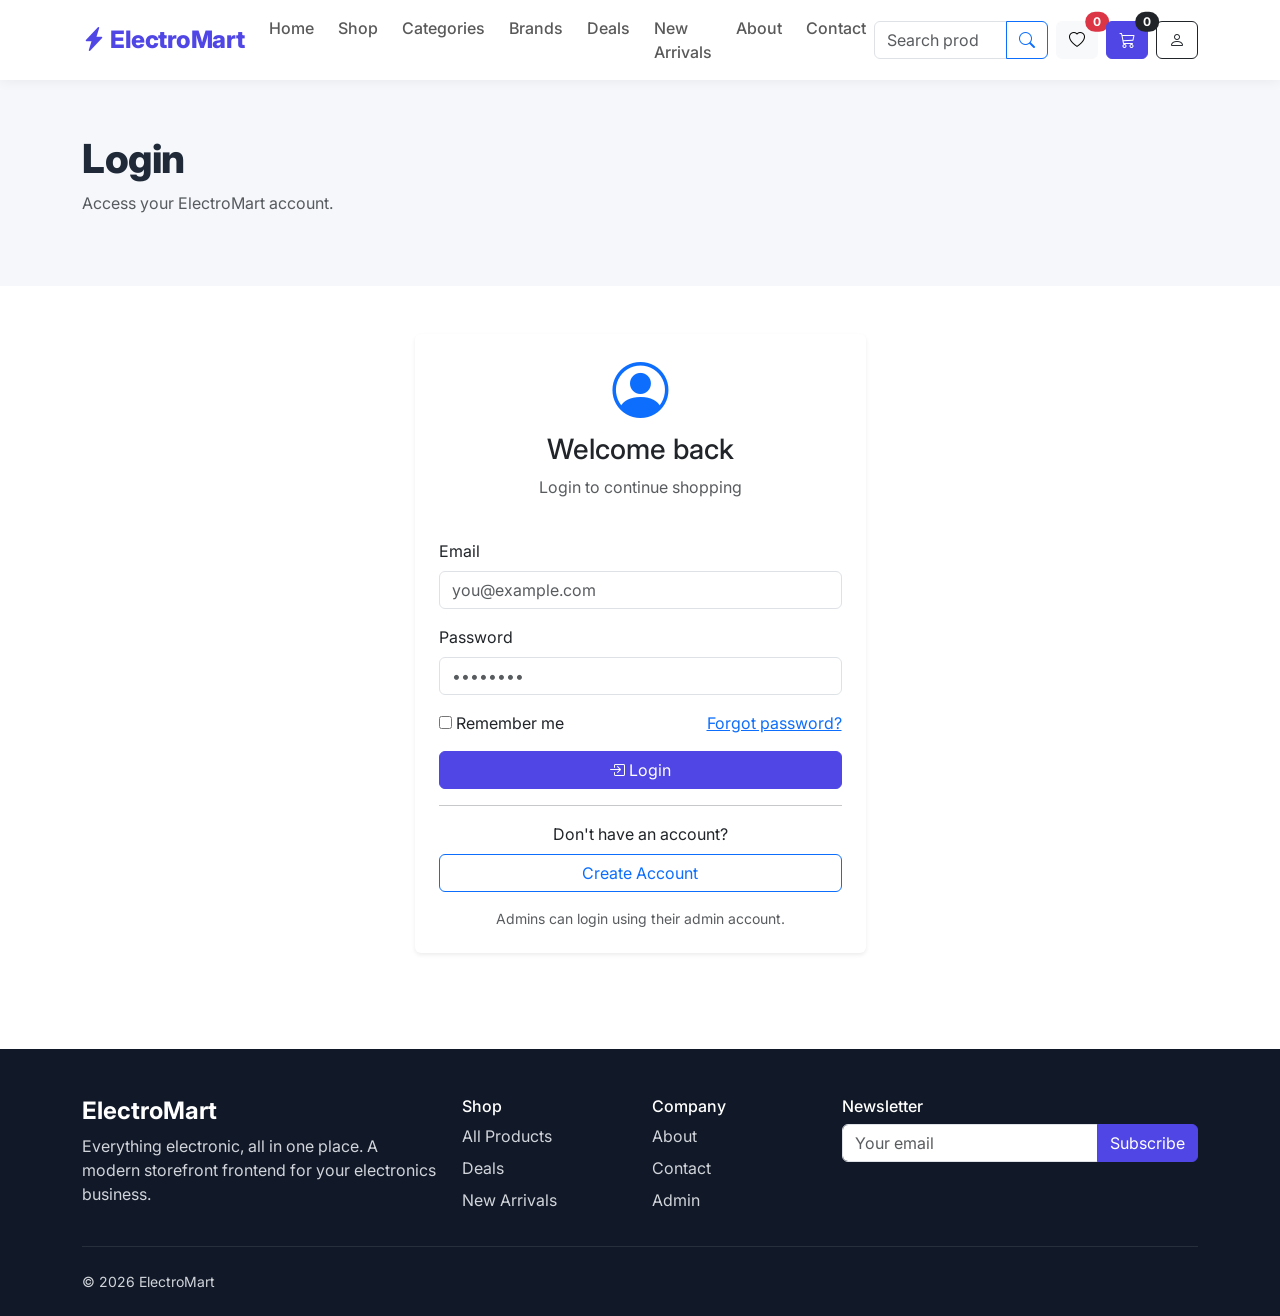
<file: admin.html>
<!DOCTYPE html>
<html lang="en">
<head>
  <meta charset="UTF-8">
  <meta name="viewport" content="width=device-width, initial-scale=1">
  <title>Admin Dashboard | ElectroMart</title>
  <meta name="description" content="Modern electronics store frontend built with HTML, CSS, Bootstrap and JavaScript.">
  <link href="https://cdn.jsdelivr.net/npm/bootstrap@5.3.3/dist/css/bootstrap.min.css" rel="stylesheet">
  <link href="https://cdn.jsdelivr.net/npm/bootstrap-icons@1.11.3/font/bootstrap-icons.css" rel="stylesheet">
  <link href="assets/css/style.css" rel="stylesheet">
</head>
<body>
  <div id="app"></div>
  <script src="https://cdn.jsdelivr.net/npm/bootstrap@5.3.3/dist/js/bootstrap.bundle.min.js"></script>
  <script src="assets/js/data.js"></script>
  <script src="assets/js/app.js"></script>
</body>
</html>
</file>
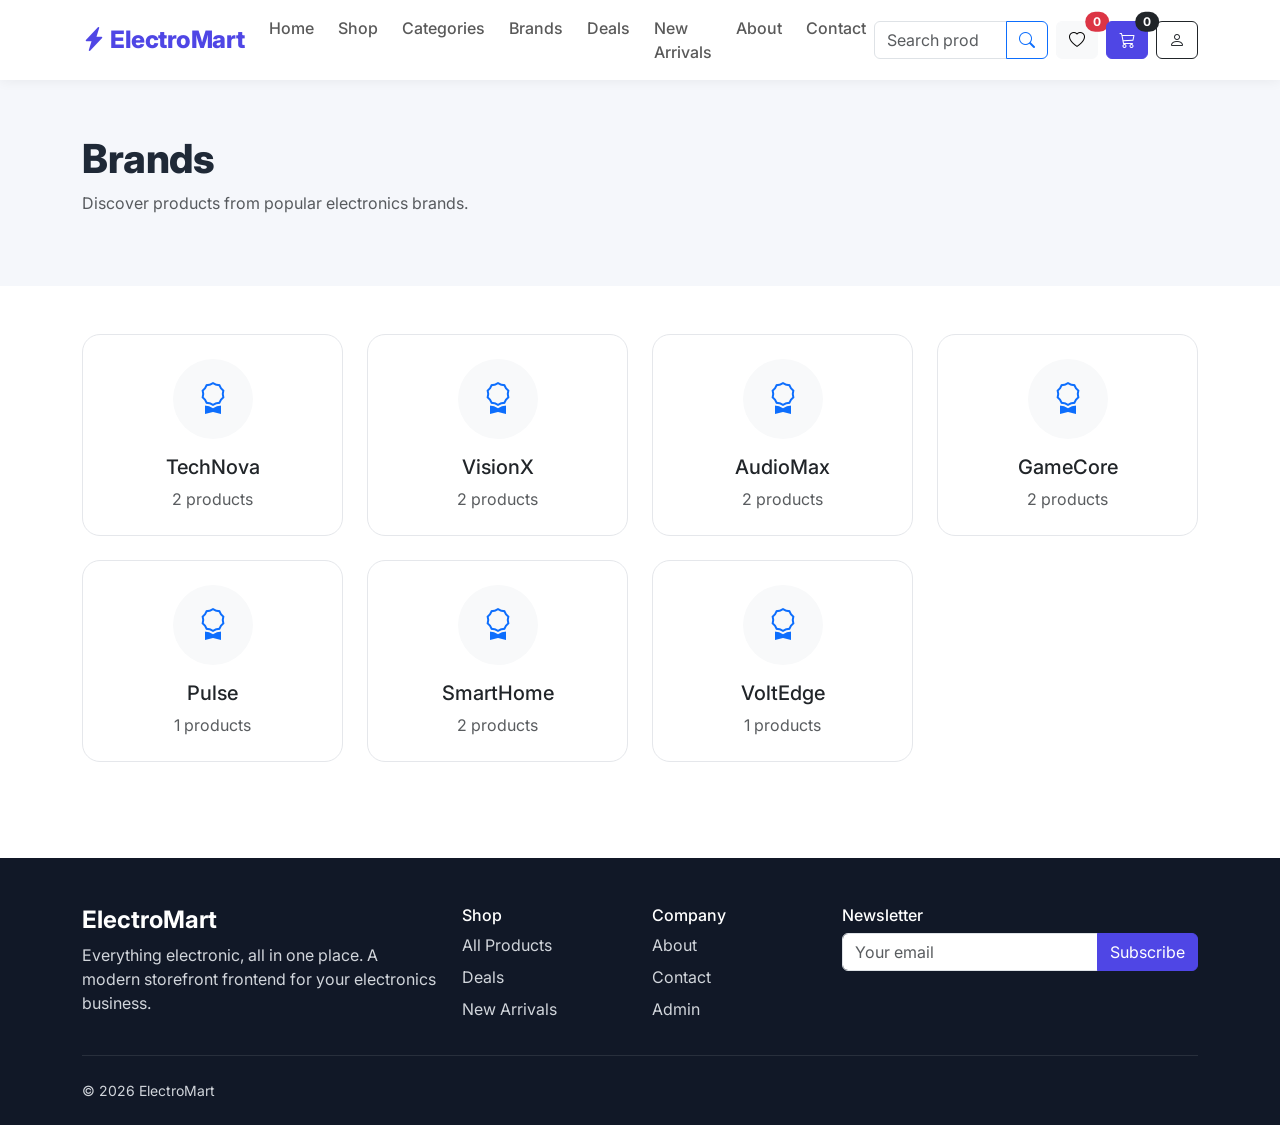
<file: brands.html>
<!DOCTYPE html>
<html lang="en">
<head>
  <meta charset="UTF-8">
  <meta name="viewport" content="width=device-width, initial-scale=1">
  <title>Brands | ElectroMart</title>
  <meta name="description" content="Modern electronics store frontend built with HTML, CSS, Bootstrap and JavaScript.">
  <link href="https://cdn.jsdelivr.net/npm/bootstrap@5.3.3/dist/css/bootstrap.min.css" rel="stylesheet">
  <link href="https://cdn.jsdelivr.net/npm/bootstrap-icons@1.11.3/font/bootstrap-icons.css" rel="stylesheet">
  <link href="assets/css/style.css" rel="stylesheet">
</head>
<body>
  <div id="app"></div>
  <script src="https://cdn.jsdelivr.net/npm/bootstrap@5.3.3/dist/js/bootstrap.bundle.min.js"></script>
  <script src="assets/js/data.js"></script>
  <script src="assets/js/app.js"></script>
</body>
</html>
</file>
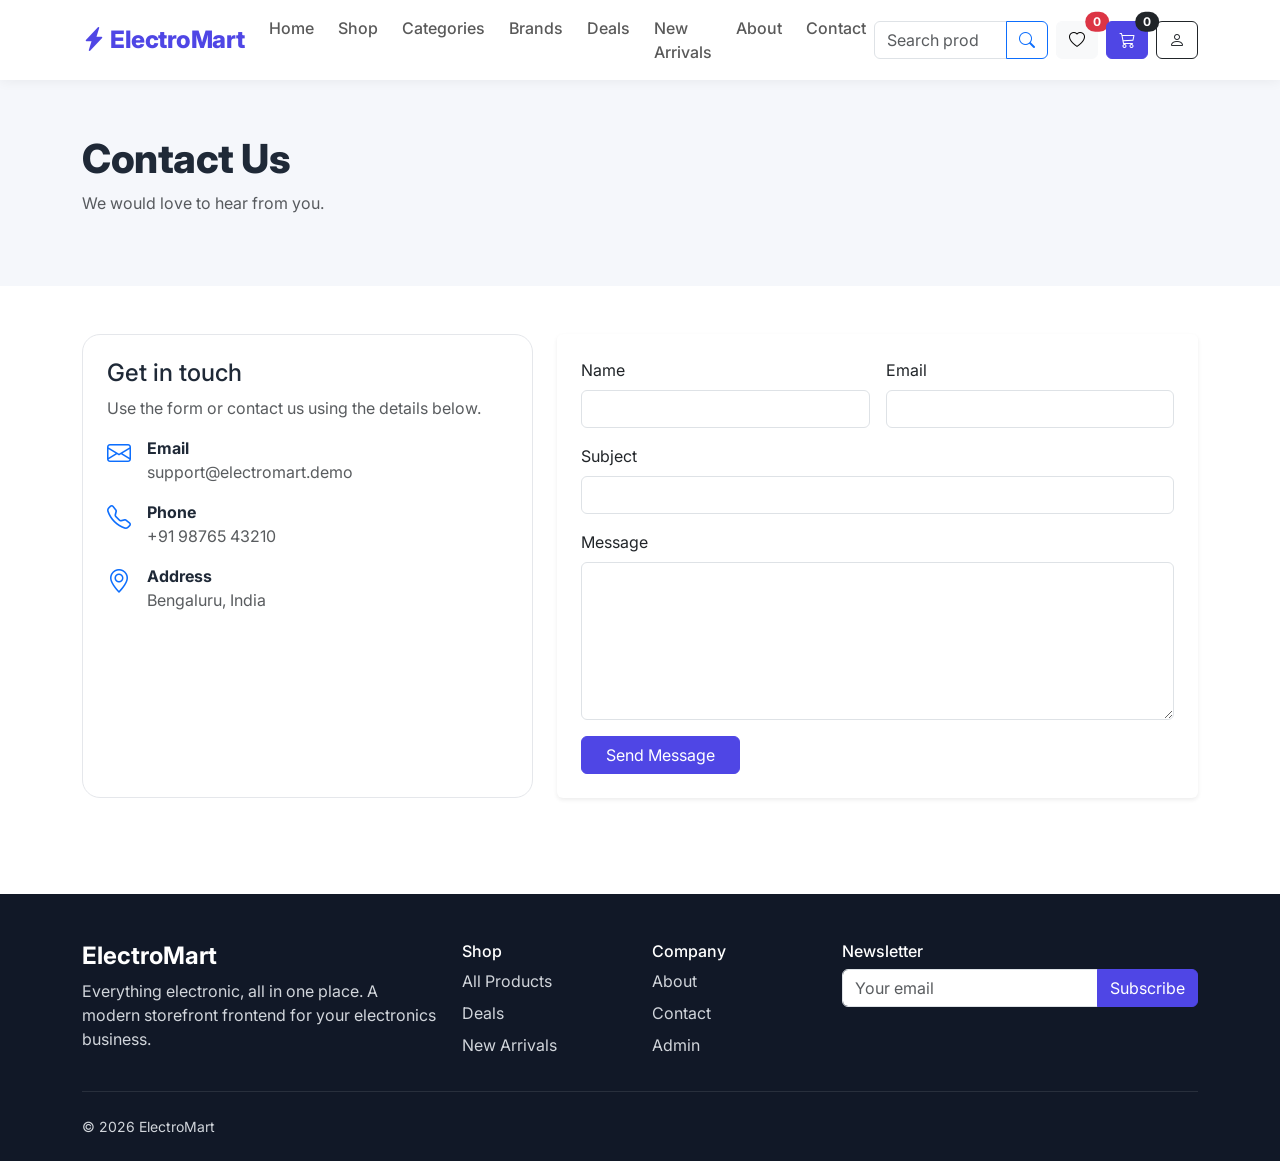
<file: contact.html>
<!DOCTYPE html>
<html lang="en">
<head>
  <meta charset="UTF-8">
  <meta name="viewport" content="width=device-width, initial-scale=1">
  <title>Contact | ElectroMart</title>
  <meta name="description" content="Modern electronics store frontend built with HTML, CSS, Bootstrap and JavaScript.">
  <link href="https://cdn.jsdelivr.net/npm/bootstrap@5.3.3/dist/css/bootstrap.min.css" rel="stylesheet">
  <link href="https://cdn.jsdelivr.net/npm/bootstrap-icons@1.11.3/font/bootstrap-icons.css" rel="stylesheet">
  <link href="assets/css/style.css" rel="stylesheet">
</head>
<body>
  <div id="app"></div>
  <script src="https://cdn.jsdelivr.net/npm/bootstrap@5.3.3/dist/js/bootstrap.bundle.min.js"></script>
  <script src="assets/js/data.js"></script>
  <script src="assets/js/app.js"></script>
</body>
</html>
</file>
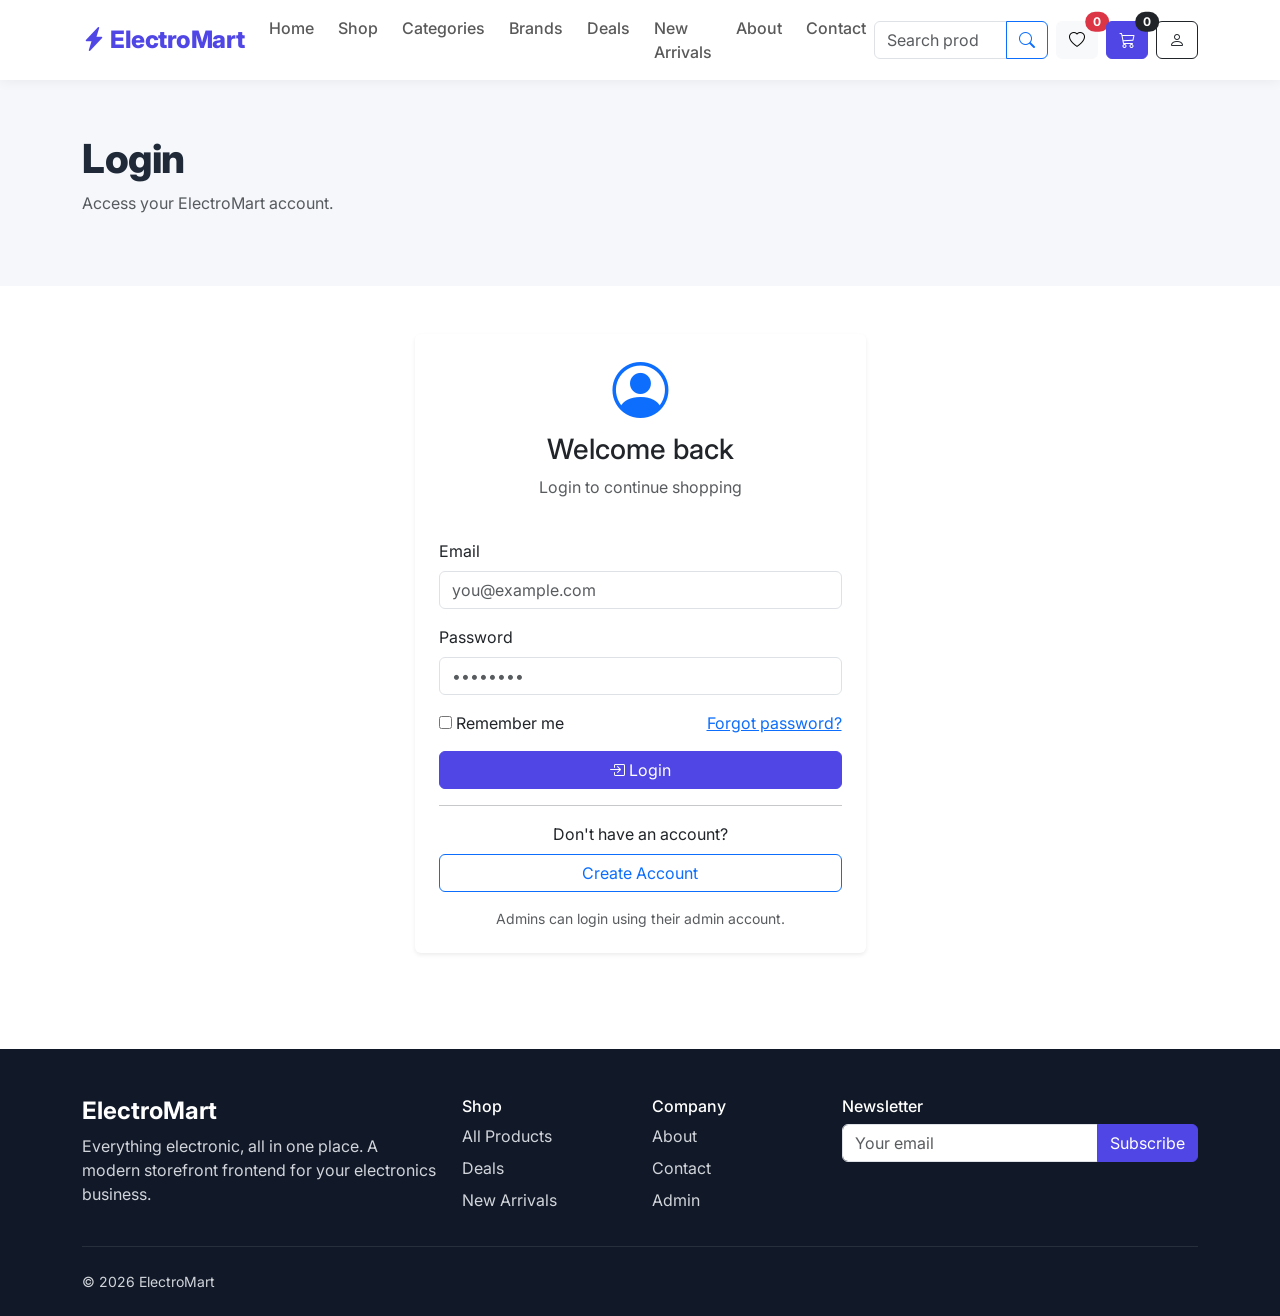
<file: login.html>
<!DOCTYPE html>
<html lang="en">
<head>
  <meta charset="UTF-8">
  <meta name="viewport" content="width=device-width, initial-scale=1">
  <title>Login | ElectroMart</title>
  <meta name="description" content="Modern electronics store frontend built with HTML, CSS, Bootstrap and JavaScript.">
  <link href="https://cdn.jsdelivr.net/npm/bootstrap@5.3.3/dist/css/bootstrap.min.css" rel="stylesheet">
  <link href="https://cdn.jsdelivr.net/npm/bootstrap-icons@1.11.3/font/bootstrap-icons.css" rel="stylesheet">
  <link href="assets/css/style.css" rel="stylesheet">
</head>
<body>
  <div id="app"></div>
  <script src="https://cdn.jsdelivr.net/npm/bootstrap@5.3.3/dist/js/bootstrap.bundle.min.js"></script>
  <script src="assets/js/data.js"></script>
  <script src="assets/js/app.js"></script>
</body>
</html>
</file>
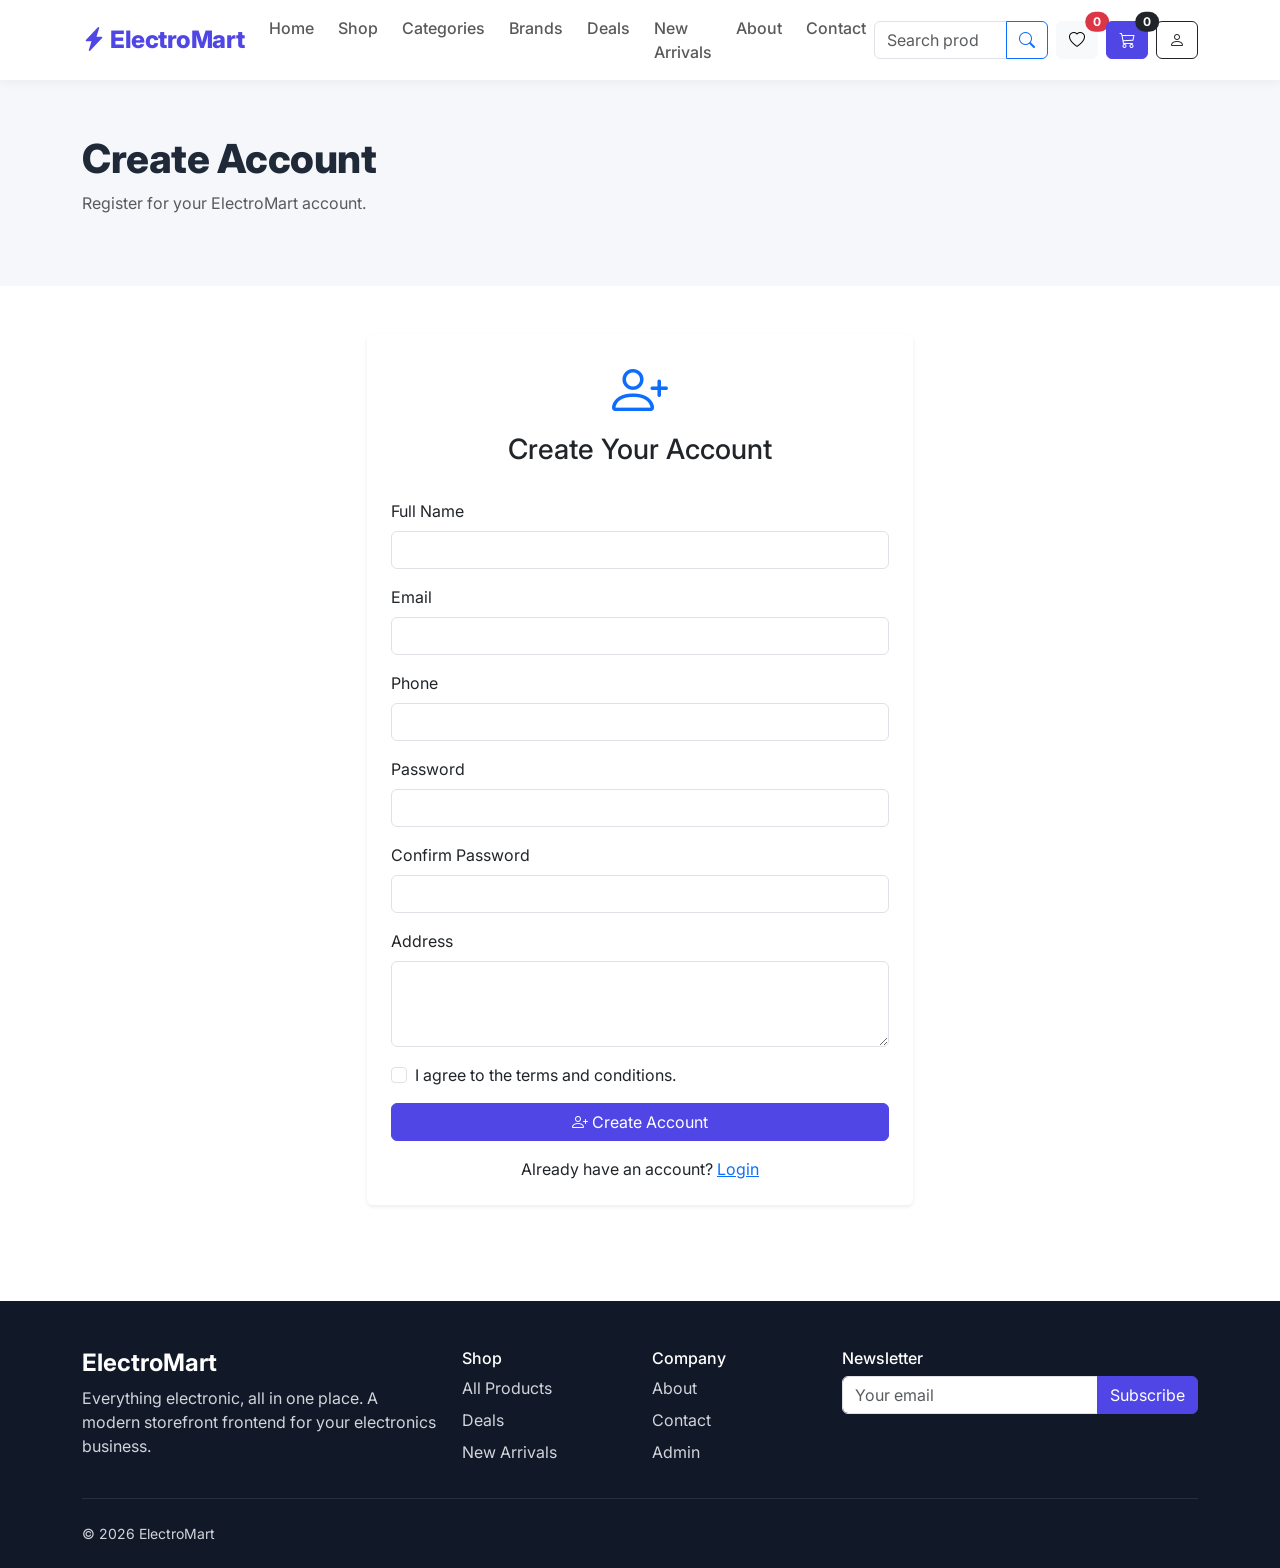
<file: register.html>
<!DOCTYPE html>
<html lang="en">
<head>
    <meta charset="UTF-8">
    <meta name="viewport" content="width=device-width, initial-scale=1.0">

    <title>Register - ElectroMart</title>

    <link
        href="https://cdn.jsdelivr.net/npm/bootstrap@5.3.3/dist/css/bootstrap.min.css"
        rel="stylesheet">

    <link
        href="https://cdn.jsdelivr.net/npm/bootstrap-icons@1.11.3/font/bootstrap-icons.css"
        rel="stylesheet">

    <link rel="stylesheet" href="assets/css/style.css">
</head>

<body>

<div id="app"></div>

<script src="assets/js/data.js"></script>
<script src="assets/js/app.js"></script>

<script>
    registerPage();
</script>

</body>
</html>
</file>
<file: assets/css/style.css>
@import url('https://fonts.googleapis.com/css2?family=Inter:wght@400;500;600;700;800&display=swap');

:root {
    --primary: #4f46e5;
    --dark: #111827;
    --muted: #6b7280;
    --soft: #f5f7fb
}

* {
    box-sizing: border-box
}

body {
    font-family: Inter, system-ui, sans-serif;
    color: #1f2937;
    background: #fff
}

.navbar {
    box-shadow: 0 1px 12px rgba(0, 0, 0, .06)
}

.navbar-brand {
    font-weight: 800;
    letter-spacing: -.5px;
    color: var(--primary) !important
}

.nav-link {
    font-weight: 500
}

.hero {
    background: linear-gradient(135deg, #111827, #312e81);
    color: #fff;
    border-radius: 0 0 32px 32px
}

.hero .display-4 {
    font-weight: 800
}

.hero-img {
    height: 430px;
    object-fit: cover;
    border-radius: 28px;
    box-shadow: 0 25px 60px rgba(0, 0, 0, .25)
}

.section-title {
    font-weight: 800;
    letter-spacing: -.5px
}

.category-card,
.product-card,
.brand-card,
.info-card {
    border: 1px solid #e5e7eb;
    border-radius: 18px;
    background: #fff;
    transition: .25s;
    overflow: hidden
}

.category-card:hover,
.product-card:hover,
.brand-card:hover,
.info-card:hover {
    transform: translateY(-5px);
    box-shadow: 0 14px 35px rgba(17, 24, 39, .10)
}

.category-img {
    height: 150px;
    object-fit: cover
}

.product-img {
    height: 220px;
    object-fit: cover;
    background: #f8fafc
}

.product-card .card-body {
    padding: 18px
}

.price {
    font-size: 1.2rem;
    font-weight: 800
}

.old-price {
    text-decoration: line-through;
    color: #9ca3af;
    font-size: .9rem
}

.rating {
    color: #f59e0b
}

.badge-soft {
    background: #eef2ff;
    color: #4338ca
}

.btn-primary {
    background: var(--primary);
    border-color: var(--primary)
}

.btn-primary:hover {
    background: #4338ca;
    border-color: #4338ca
}

.page-banner {
    background: var(--soft);
    padding: 55px 0
}

.filter-panel {
    background: #f8fafc;
    border: 1px solid #e5e7eb;
    border-radius: 18px;
    padding: 18px
}

.wishlist-btn {
    width: 38px;
    height: 38px;
    border-radius: 50%;
    border: 0;
    background: #fff;
    box-shadow: 0 2px 10px rgba(0, 0, 0, .1)
}

.wishlist-btn.active {
    color: #dc2626
}

.footer {
    background: #111827;
    color: #d1d5db
}

.footer a {
    color: #d1d5db;
    text-decoration: none
}

.footer a:hover {
    color: #fff
}

.newsletter {
    background: linear-gradient(135deg, #eef2ff, #f5f3ff);
    border-radius: 24px
}

.product-detail-img {
    width: 100%;
    height: 500px;
    object-fit: cover;
    border-radius: 22px;
    background: #f8fafc
}

.admin-sidebar {
    min-height: calc(100vh - 70px);
    background: #111827;
    color: #fff
}

.admin-sidebar a {
    color: #d1d5db;
    text-decoration: none;
    display: block;
    padding: 12px 16px;
    border-radius: 8px
}

.admin-sidebar a:hover {
    background: #1f2937;
    color: #fff
}

.stat-card {
    border: 0;
    border-radius: 18px
}

.empty-state {
    padding: 80px 20px;
    text-align: center;
    color: #6b7280
}

.toast-container {
    z-index: 1080
}

@media(max-width:767px) {
    .hero-img {
        height: 280px;
        margin-top: 25px
    }

    .product-detail-img {
        height: 320px
    }

    .hero {
        border-radius: 0 0 20px 20px
    }

    .display-4 {
        font-size: 2.3rem
    }
}
</file>
